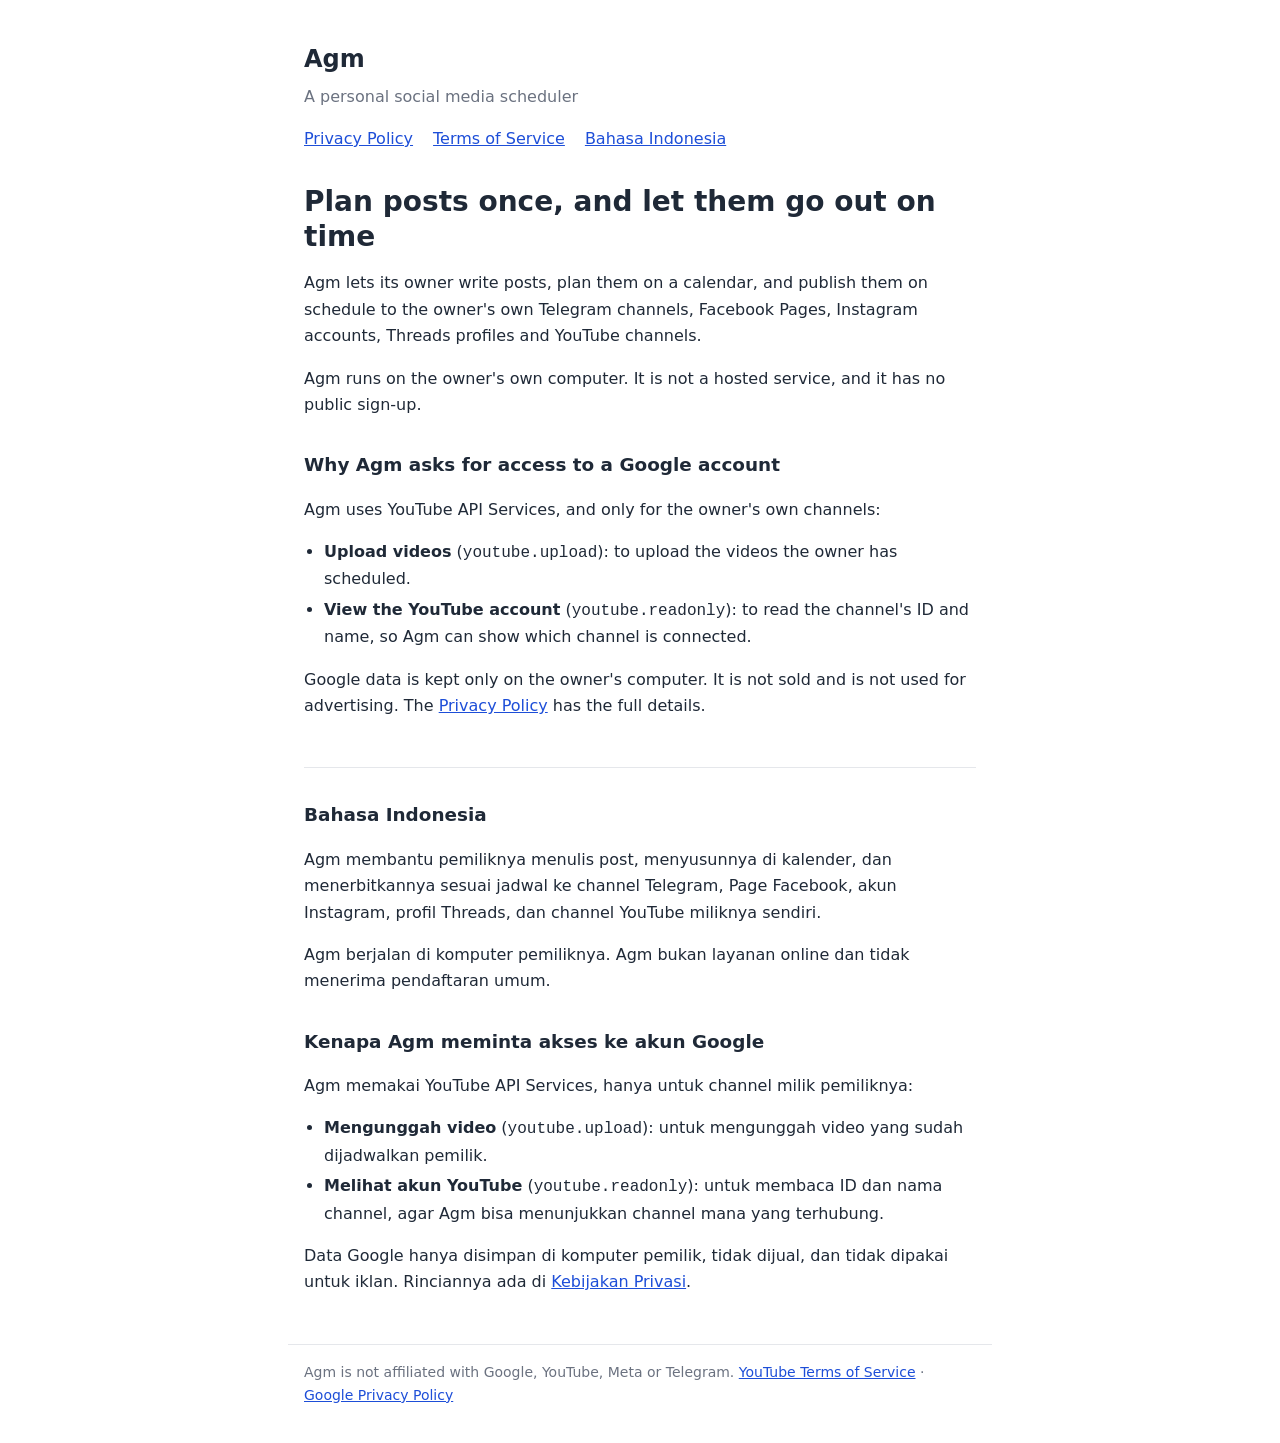
<file: index.html>
<!doctype html>
<html lang="en">
<head>
  <meta charset="utf-8">
  <meta name="viewport" content="width=device-width, initial-scale=1">
  <title>Agm - personal social media scheduler</title>
  <meta name="description" content="Agm is a personal social media scheduler that runs on its owner's own computer.">
  <link rel="stylesheet" href="style.css">
</head>
<body>
  <header>
    <a class="brand" href="./">Agm</a>
    <p class="tagline">A personal social media scheduler</p>
    <nav>
      <a href="privacy.html">Privacy Policy</a>
      <a href="terms.html">Terms of Service</a>
      <a href="#id">Bahasa Indonesia</a>
    </nav>
  </header>

  <main>
    <h1>Plan posts once, and let them go out on time</h1>
    <p>Agm lets its owner write posts, plan them on a calendar, and publish them on schedule to the owner's own Telegram channels, Facebook Pages, Instagram accounts, Threads profiles and YouTube channels.</p>
    <p>Agm runs on the owner's own computer. It is not a hosted service, and it has no public sign-up.</p>

    <h2>Why Agm asks for access to a Google account</h2>
    <p>Agm uses YouTube API Services, and only for the owner's own channels:</p>
    <ul>
      <li><strong>Upload videos</strong> (<code>youtube.upload</code>): to upload the videos the owner has scheduled.</li>
      <li><strong>View the YouTube account</strong> (<code>youtube.readonly</code>): to read the channel's ID and name, so Agm can show which channel is connected.</li>
    </ul>
    <p>Google data is kept only on the owner's computer. It is not sold and is not used for advertising. The <a href="privacy.html">Privacy Policy</a> has the full details.</p>

    <section class="lang" id="id" lang="id">
      <h2>Bahasa Indonesia</h2>
      <p>Agm membantu pemiliknya menulis post, menyusunnya di kalender, dan menerbitkannya sesuai jadwal ke channel Telegram, Page Facebook, akun Instagram, profil Threads, dan channel YouTube miliknya sendiri.</p>
      <p>Agm berjalan di komputer pemiliknya. Agm bukan layanan online dan tidak menerima pendaftaran umum.</p>
      <h2>Kenapa Agm meminta akses ke akun Google</h2>
      <p>Agm memakai YouTube API Services, hanya untuk channel milik pemiliknya:</p>
      <ul>
        <li><strong>Mengunggah video</strong> (<code>youtube.upload</code>): untuk mengunggah video yang sudah dijadwalkan pemilik.</li>
        <li><strong>Melihat akun YouTube</strong> (<code>youtube.readonly</code>): untuk membaca ID dan nama channel, agar Agm bisa menunjukkan channel mana yang terhubung.</li>
      </ul>
      <p>Data Google hanya disimpan di komputer pemilik, tidak dijual, dan tidak dipakai untuk iklan. Rinciannya ada di <a href="privacy.html#id">Kebijakan Privasi</a>.</p>
    </section>
  </main>

  <footer>
    Agm is not affiliated with Google, YouTube, Meta or Telegram.
    <a href="https://www.youtube.com/t/terms">YouTube Terms of Service</a> &middot;
    <a href="https://www.google.com/policies/privacy">Google Privacy Policy</a>
  </footer>
</body>
</html>
</file>
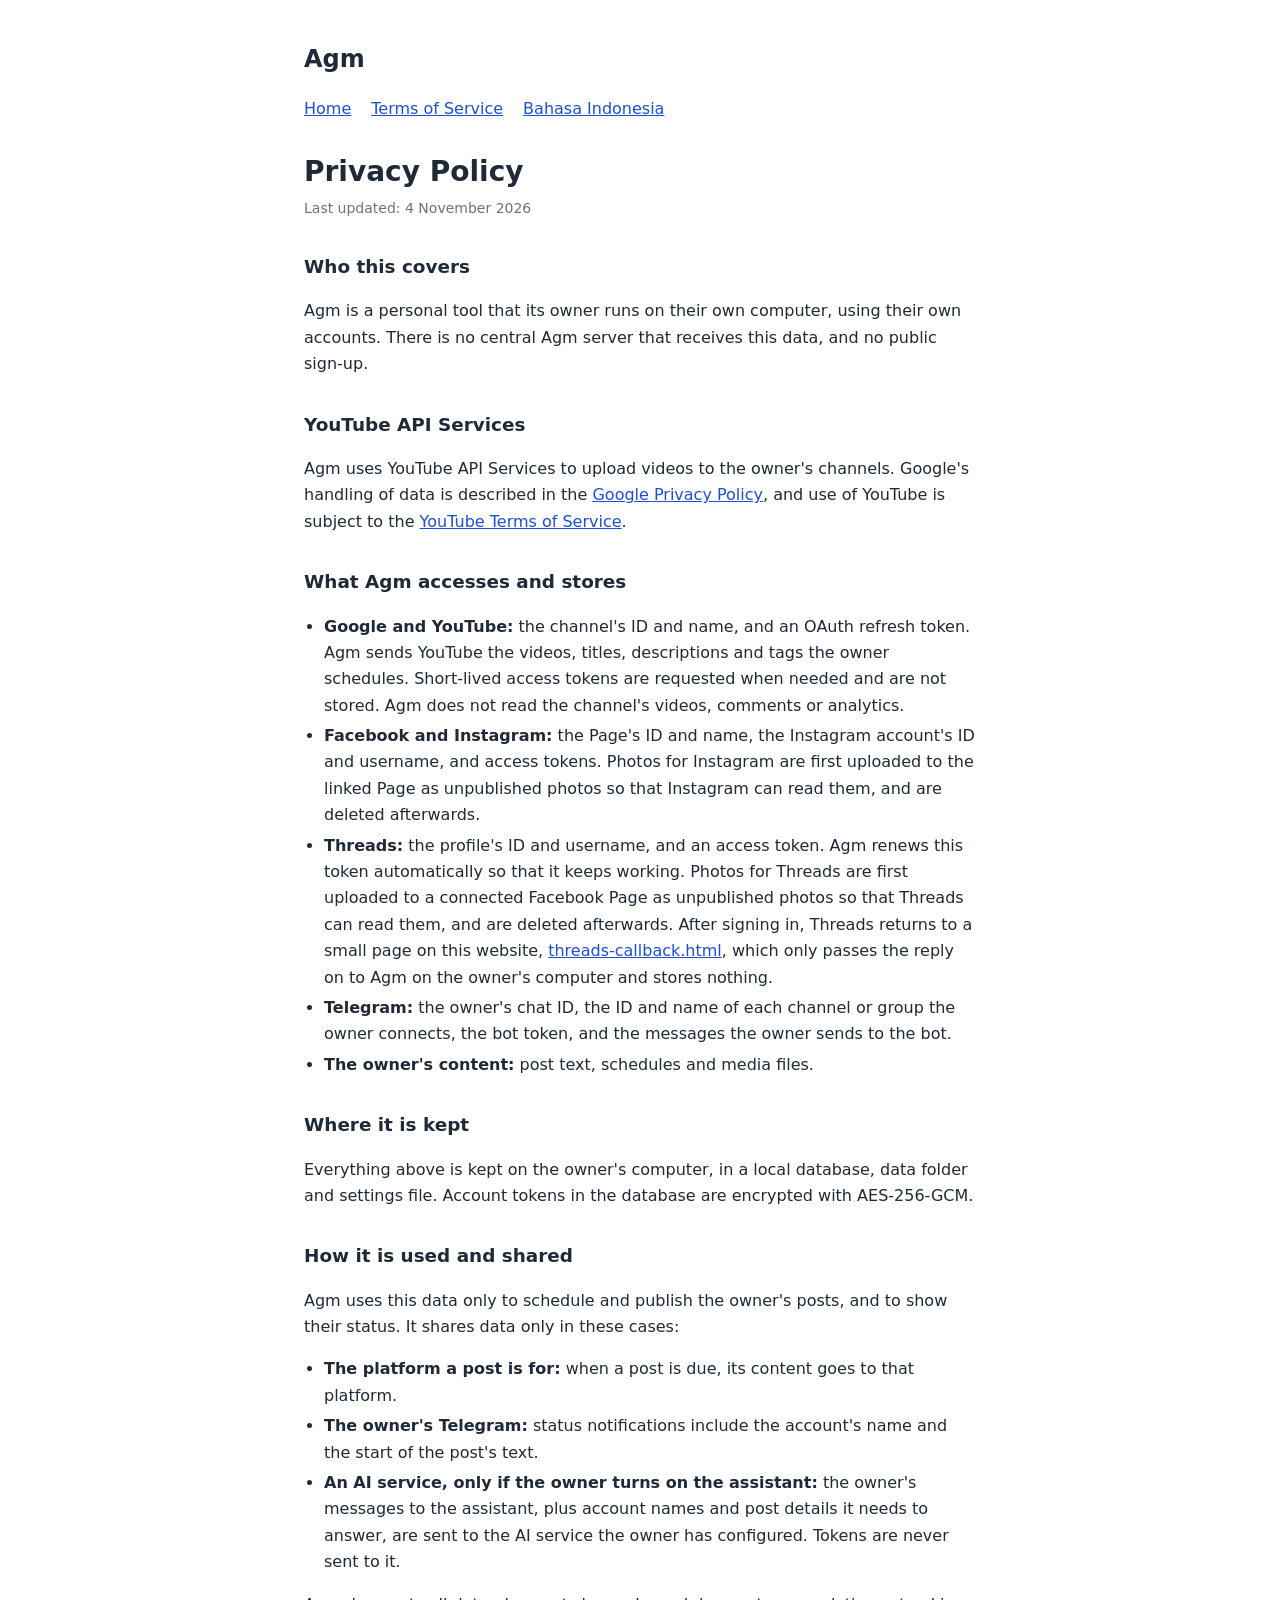
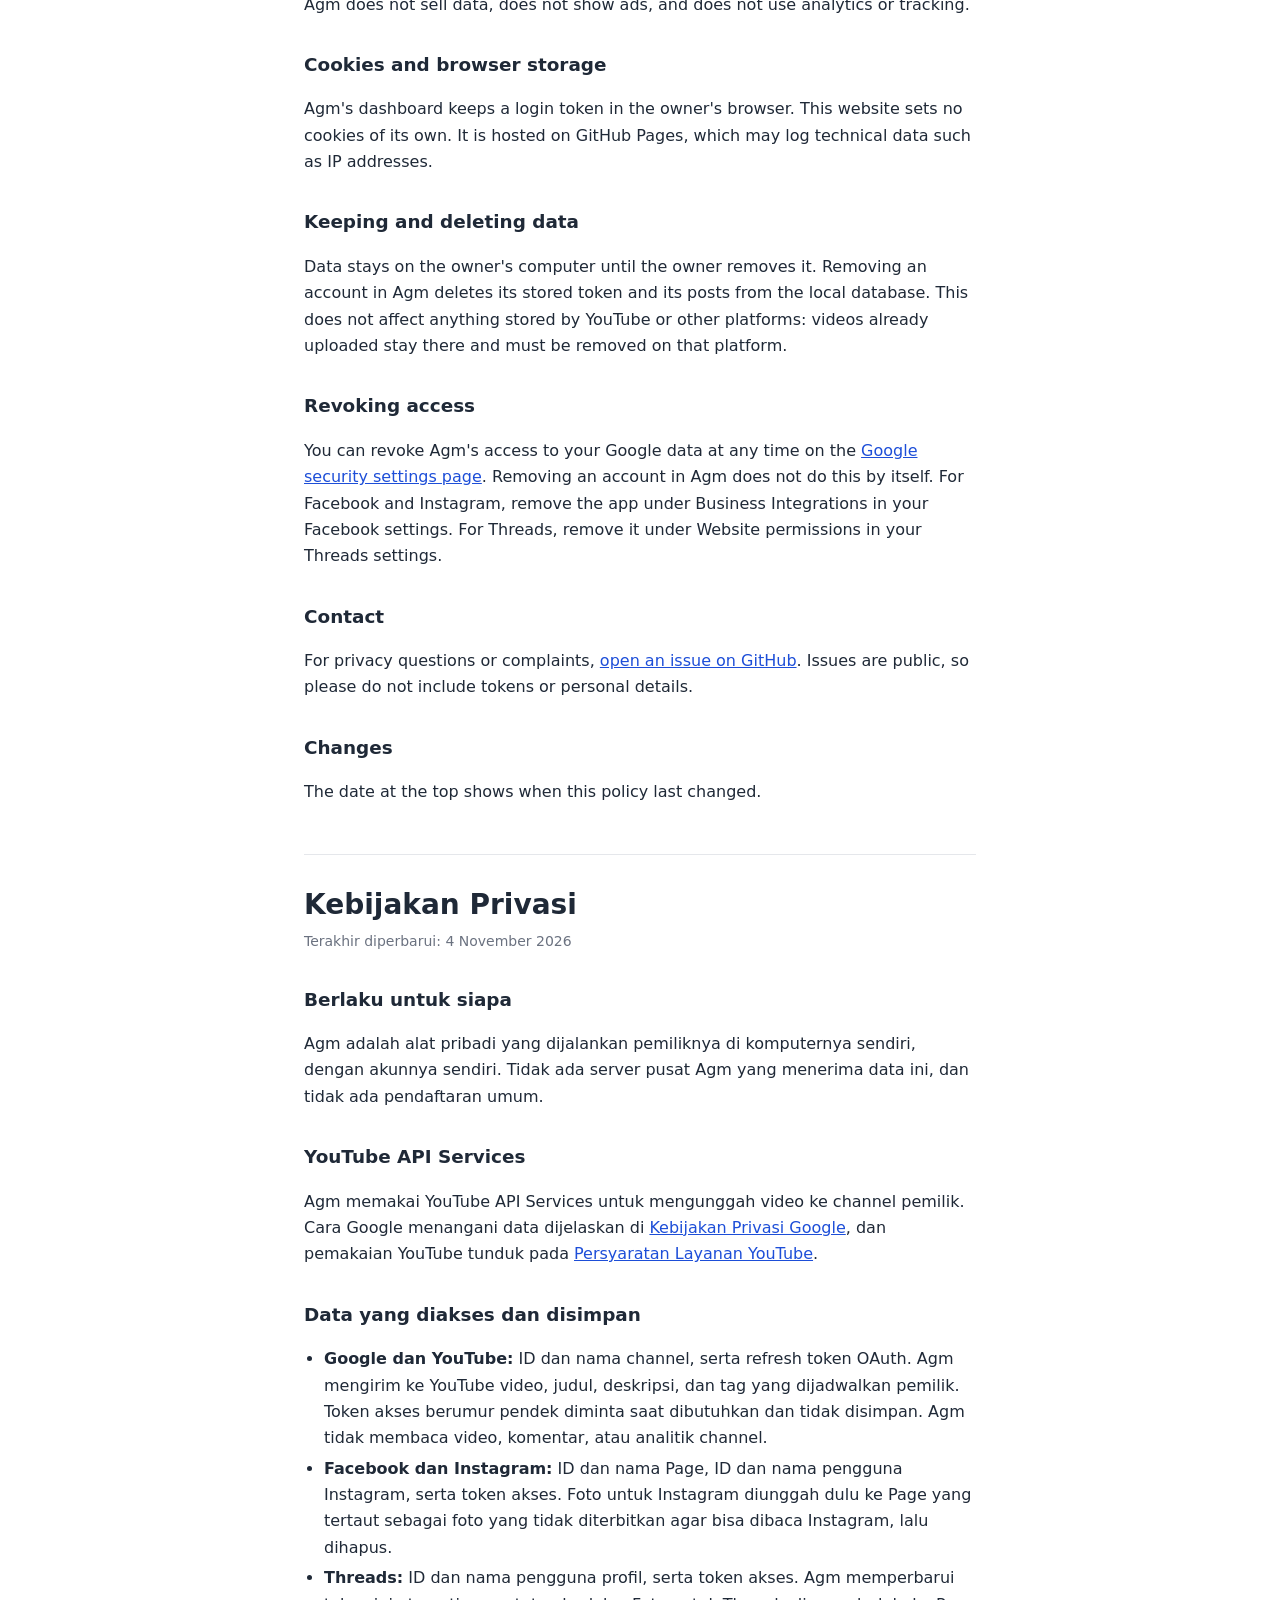
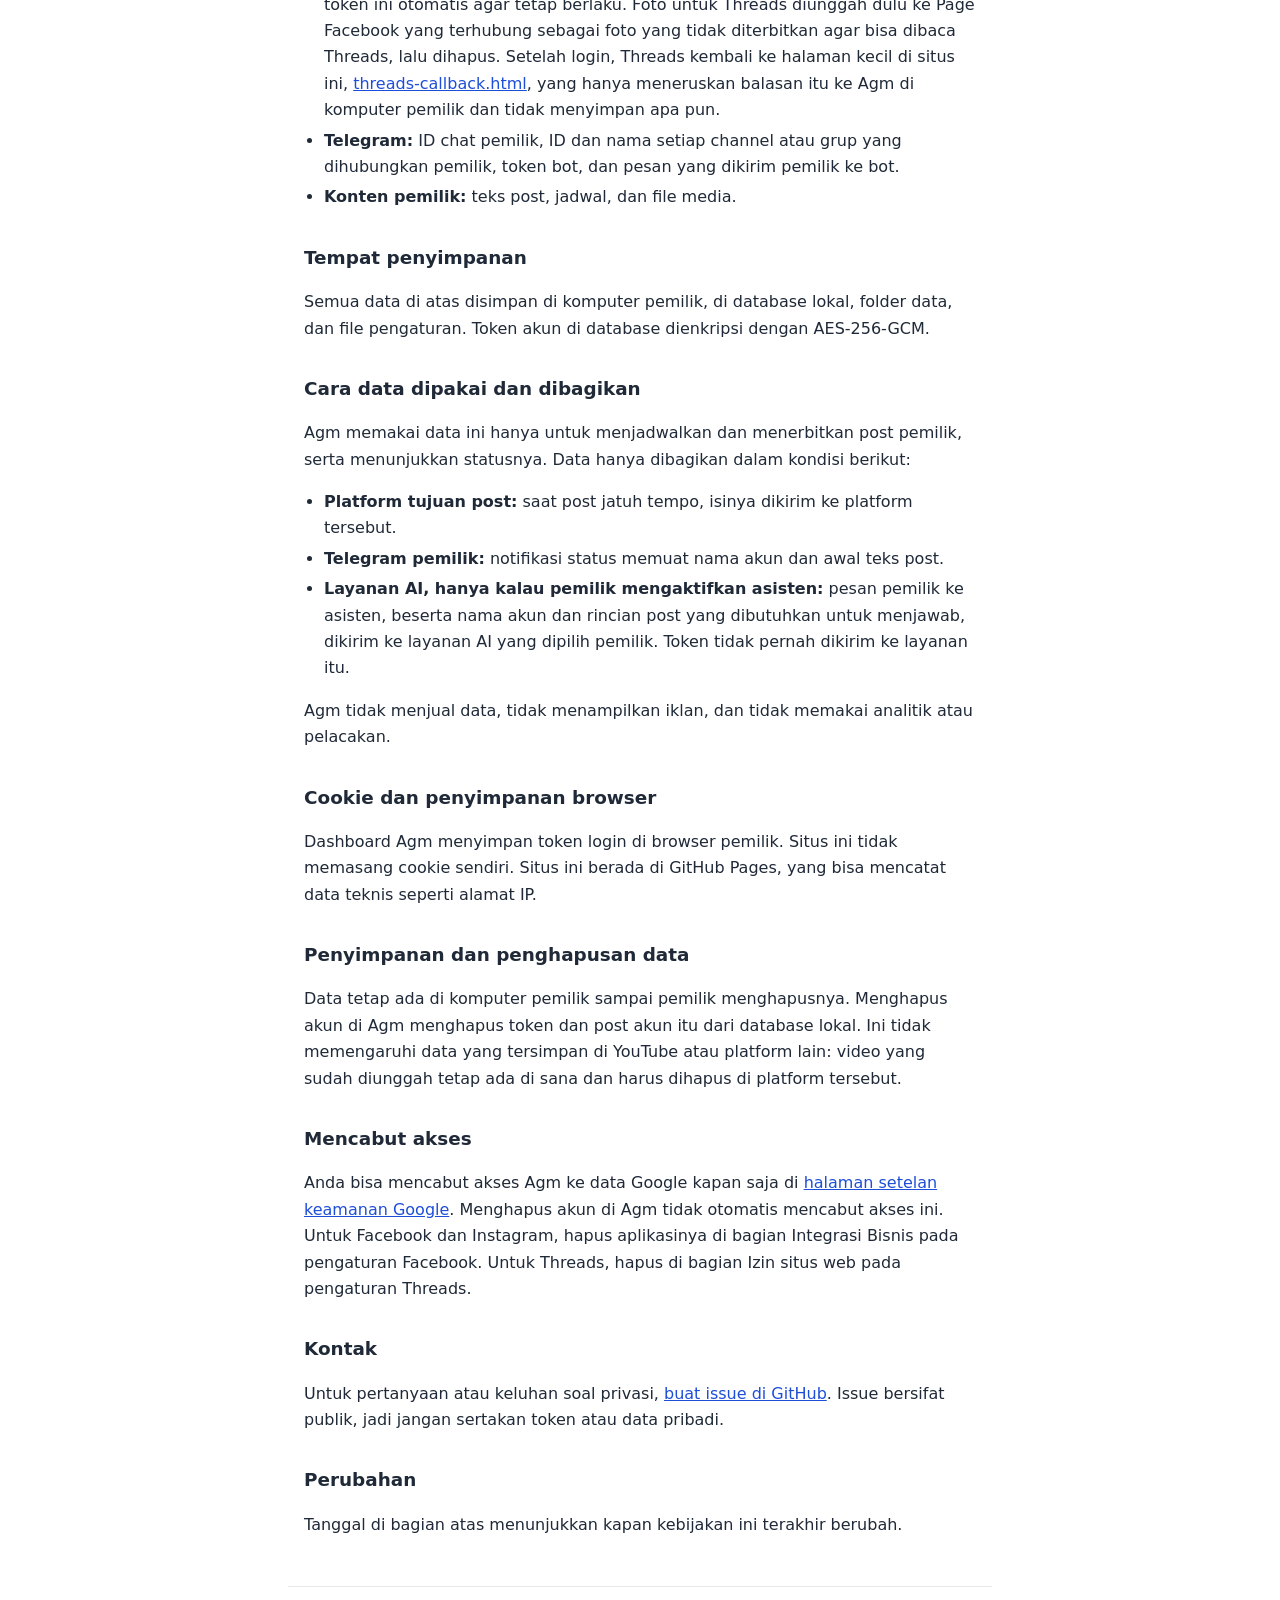
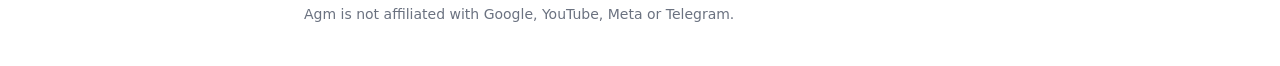
<file: privacy.html>
<!doctype html>
<html lang="en">
<head>
  <meta charset="utf-8">
  <meta name="viewport" content="width=device-width, initial-scale=1">
  <title>Privacy Policy - Agm</title>
  <meta name="description" content="How Agm accesses, stores and shares data.">
  <link rel="stylesheet" href="style.css">
</head>
<body>
  <header>
    <a class="brand" href="./">Agm</a>
    <nav>
      <a href="./">Home</a>
      <a href="terms.html">Terms of Service</a>
      <a href="#id">Bahasa Indonesia</a>
    </nav>
  </header>

  <main>
    <h1>Privacy Policy</h1>
    <p class="updated">Last updated: 4 November 2026</p>

    <h2>Who this covers</h2>
    <p>Agm is a personal tool that its owner runs on their own computer, using their own accounts. There is no central Agm server that receives this data, and no public sign-up.</p>

    <h2>YouTube API Services</h2>
    <p>Agm uses YouTube API Services to upload videos to the owner's channels. Google's handling of data is described in the <a href="https://www.google.com/policies/privacy">Google Privacy Policy</a>, and use of YouTube is subject to the <a href="https://www.youtube.com/t/terms">YouTube Terms of Service</a>.</p>

    <h2>What Agm accesses and stores</h2>
    <ul>
      <li><strong>Google and YouTube:</strong> the channel's ID and name, and an OAuth refresh token. Agm sends YouTube the videos, titles, descriptions and tags the owner schedules. Short-lived access tokens are requested when needed and are not stored. Agm does not read the channel's videos, comments or analytics.</li>
      <li><strong>Facebook and Instagram:</strong> the Page's ID and name, the Instagram account's ID and username, and access tokens. Photos for Instagram are first uploaded to the linked Page as unpublished photos so that Instagram can read them, and are deleted afterwards.</li>
      <li><strong>Threads:</strong> the profile's ID and username, and an access token. Agm renews this token automatically so that it keeps working. Photos for Threads are first uploaded to a connected Facebook Page as unpublished photos so that Threads can read them, and are deleted afterwards. After signing in, Threads returns to a small page on this website, <a href="threads-callback.html">threads-callback.html</a>, which only passes the reply on to Agm on the owner's computer and stores nothing.</li>
      <li><strong>Telegram:</strong> the owner's chat ID, the ID and name of each channel or group the owner connects, the bot token, and the messages the owner sends to the bot.</li>
      <li><strong>The owner's content:</strong> post text, schedules and media files.</li>
    </ul>

    <h2>Where it is kept</h2>
    <p>Everything above is kept on the owner's computer, in a local database, data folder and settings file. Account tokens in the database are encrypted with AES-256-GCM.</p>

    <h2>How it is used and shared</h2>
    <p>Agm uses this data only to schedule and publish the owner's posts, and to show their status. It shares data only in these cases:</p>
    <ul>
      <li><strong>The platform a post is for:</strong> when a post is due, its content goes to that platform.</li>
      <li><strong>The owner's Telegram:</strong> status notifications include the account's name and the start of the post's text.</li>
      <li><strong>An AI service, only if the owner turns on the assistant:</strong> the owner's messages to the assistant, plus account names and post details it needs to answer, are sent to the AI service the owner has configured. Tokens are never sent to it.</li>
    </ul>
    <p>Agm does not sell data, does not show ads, and does not use analytics or tracking.</p>

    <h2>Cookies and browser storage</h2>
    <p>Agm's dashboard keeps a login token in the owner's browser. This website sets no cookies of its own. It is hosted on GitHub Pages, which may log technical data such as IP addresses.</p>

    <h2>Keeping and deleting data</h2>
    <p>Data stays on the owner's computer until the owner removes it. Removing an account in Agm deletes its stored token and its posts from the local database. This does not affect anything stored by YouTube or other platforms: videos already uploaded stay there and must be removed on that platform.</p>

    <h2>Revoking access</h2>
    <p>You can revoke Agm's access to your Google data at any time on the <a href="https://security.google.com/settings/security/permissions">Google security settings page</a>. Removing an account in Agm does not do this by itself. For Facebook and Instagram, remove the app under Business Integrations in your Facebook settings. For Threads, remove it under Website permissions in your Threads settings.</p>

    <h2>Contact</h2>
    <p>For privacy questions or complaints, <a href="https://github.com/dadisp/dadisp.github.io/issues">open an issue on GitHub</a>. Issues are public, so please do not include tokens or personal details.</p>

    <h2>Changes</h2>
    <p>The date at the top shows when this policy last changed.</p>

    <section class="lang" id="id" lang="id">
      <h1>Kebijakan Privasi</h1>
      <p class="updated">Terakhir diperbarui: 4 November 2026</p>

      <h2>Berlaku untuk siapa</h2>
      <p>Agm adalah alat pribadi yang dijalankan pemiliknya di komputernya sendiri, dengan akunnya sendiri. Tidak ada server pusat Agm yang menerima data ini, dan tidak ada pendaftaran umum.</p>

      <h2>YouTube API Services</h2>
      <p>Agm memakai YouTube API Services untuk mengunggah video ke channel pemilik. Cara Google menangani data dijelaskan di <a href="https://www.google.com/policies/privacy">Kebijakan Privasi Google</a>, dan pemakaian YouTube tunduk pada <a href="https://www.youtube.com/t/terms">Persyaratan Layanan YouTube</a>.</p>

      <h2>Data yang diakses dan disimpan</h2>
      <ul>
        <li><strong>Google dan YouTube:</strong> ID dan nama channel, serta refresh token OAuth. Agm mengirim ke YouTube video, judul, deskripsi, dan tag yang dijadwalkan pemilik. Token akses berumur pendek diminta saat dibutuhkan dan tidak disimpan. Agm tidak membaca video, komentar, atau analitik channel.</li>
        <li><strong>Facebook dan Instagram:</strong> ID dan nama Page, ID dan nama pengguna Instagram, serta token akses. Foto untuk Instagram diunggah dulu ke Page yang tertaut sebagai foto yang tidak diterbitkan agar bisa dibaca Instagram, lalu dihapus.</li>
        <li><strong>Threads:</strong> ID dan nama pengguna profil, serta token akses. Agm memperbarui token ini otomatis agar tetap berlaku. Foto untuk Threads diunggah dulu ke Page Facebook yang terhubung sebagai foto yang tidak diterbitkan agar bisa dibaca Threads, lalu dihapus. Setelah login, Threads kembali ke halaman kecil di situs ini, <a href="threads-callback.html">threads-callback.html</a>, yang hanya meneruskan balasan itu ke Agm di komputer pemilik dan tidak menyimpan apa pun.</li>
        <li><strong>Telegram:</strong> ID chat pemilik, ID dan nama setiap channel atau grup yang dihubungkan pemilik, token bot, dan pesan yang dikirim pemilik ke bot.</li>
        <li><strong>Konten pemilik:</strong> teks post, jadwal, dan file media.</li>
      </ul>

      <h2>Tempat penyimpanan</h2>
      <p>Semua data di atas disimpan di komputer pemilik, di database lokal, folder data, dan file pengaturan. Token akun di database dienkripsi dengan AES-256-GCM.</p>

      <h2>Cara data dipakai dan dibagikan</h2>
      <p>Agm memakai data ini hanya untuk menjadwalkan dan menerbitkan post pemilik, serta menunjukkan statusnya. Data hanya dibagikan dalam kondisi berikut:</p>
      <ul>
        <li><strong>Platform tujuan post:</strong> saat post jatuh tempo, isinya dikirim ke platform tersebut.</li>
        <li><strong>Telegram pemilik:</strong> notifikasi status memuat nama akun dan awal teks post.</li>
        <li><strong>Layanan AI, hanya kalau pemilik mengaktifkan asisten:</strong> pesan pemilik ke asisten, beserta nama akun dan rincian post yang dibutuhkan untuk menjawab, dikirim ke layanan AI yang dipilih pemilik. Token tidak pernah dikirim ke layanan itu.</li>
      </ul>
      <p>Agm tidak menjual data, tidak menampilkan iklan, dan tidak memakai analitik atau pelacakan.</p>

      <h2>Cookie dan penyimpanan browser</h2>
      <p>Dashboard Agm menyimpan token login di browser pemilik. Situs ini tidak memasang cookie sendiri. Situs ini berada di GitHub Pages, yang bisa mencatat data teknis seperti alamat IP.</p>

      <h2>Penyimpanan dan penghapusan data</h2>
      <p>Data tetap ada di komputer pemilik sampai pemilik menghapusnya. Menghapus akun di Agm menghapus token dan post akun itu dari database lokal. Ini tidak memengaruhi data yang tersimpan di YouTube atau platform lain: video yang sudah diunggah tetap ada di sana dan harus dihapus di platform tersebut.</p>

      <h2>Mencabut akses</h2>
      <p>Anda bisa mencabut akses Agm ke data Google kapan saja di <a href="https://security.google.com/settings/security/permissions">halaman setelan keamanan Google</a>. Menghapus akun di Agm tidak otomatis mencabut akses ini. Untuk Facebook dan Instagram, hapus aplikasinya di bagian Integrasi Bisnis pada pengaturan Facebook. Untuk Threads, hapus di bagian Izin situs web pada pengaturan Threads.</p>

      <h2>Kontak</h2>
      <p>Untuk pertanyaan atau keluhan soal privasi, <a href="https://github.com/dadisp/dadisp.github.io/issues">buat issue di GitHub</a>. Issue bersifat publik, jadi jangan sertakan token atau data pribadi.</p>

      <h2>Perubahan</h2>
      <p>Tanggal di bagian atas menunjukkan kapan kebijakan ini terakhir berubah.</p>
    </section>
  </main>

  <footer>
    Agm is not affiliated with Google, YouTube, Meta or Telegram.
  </footer>
</body>
</html>
</file>
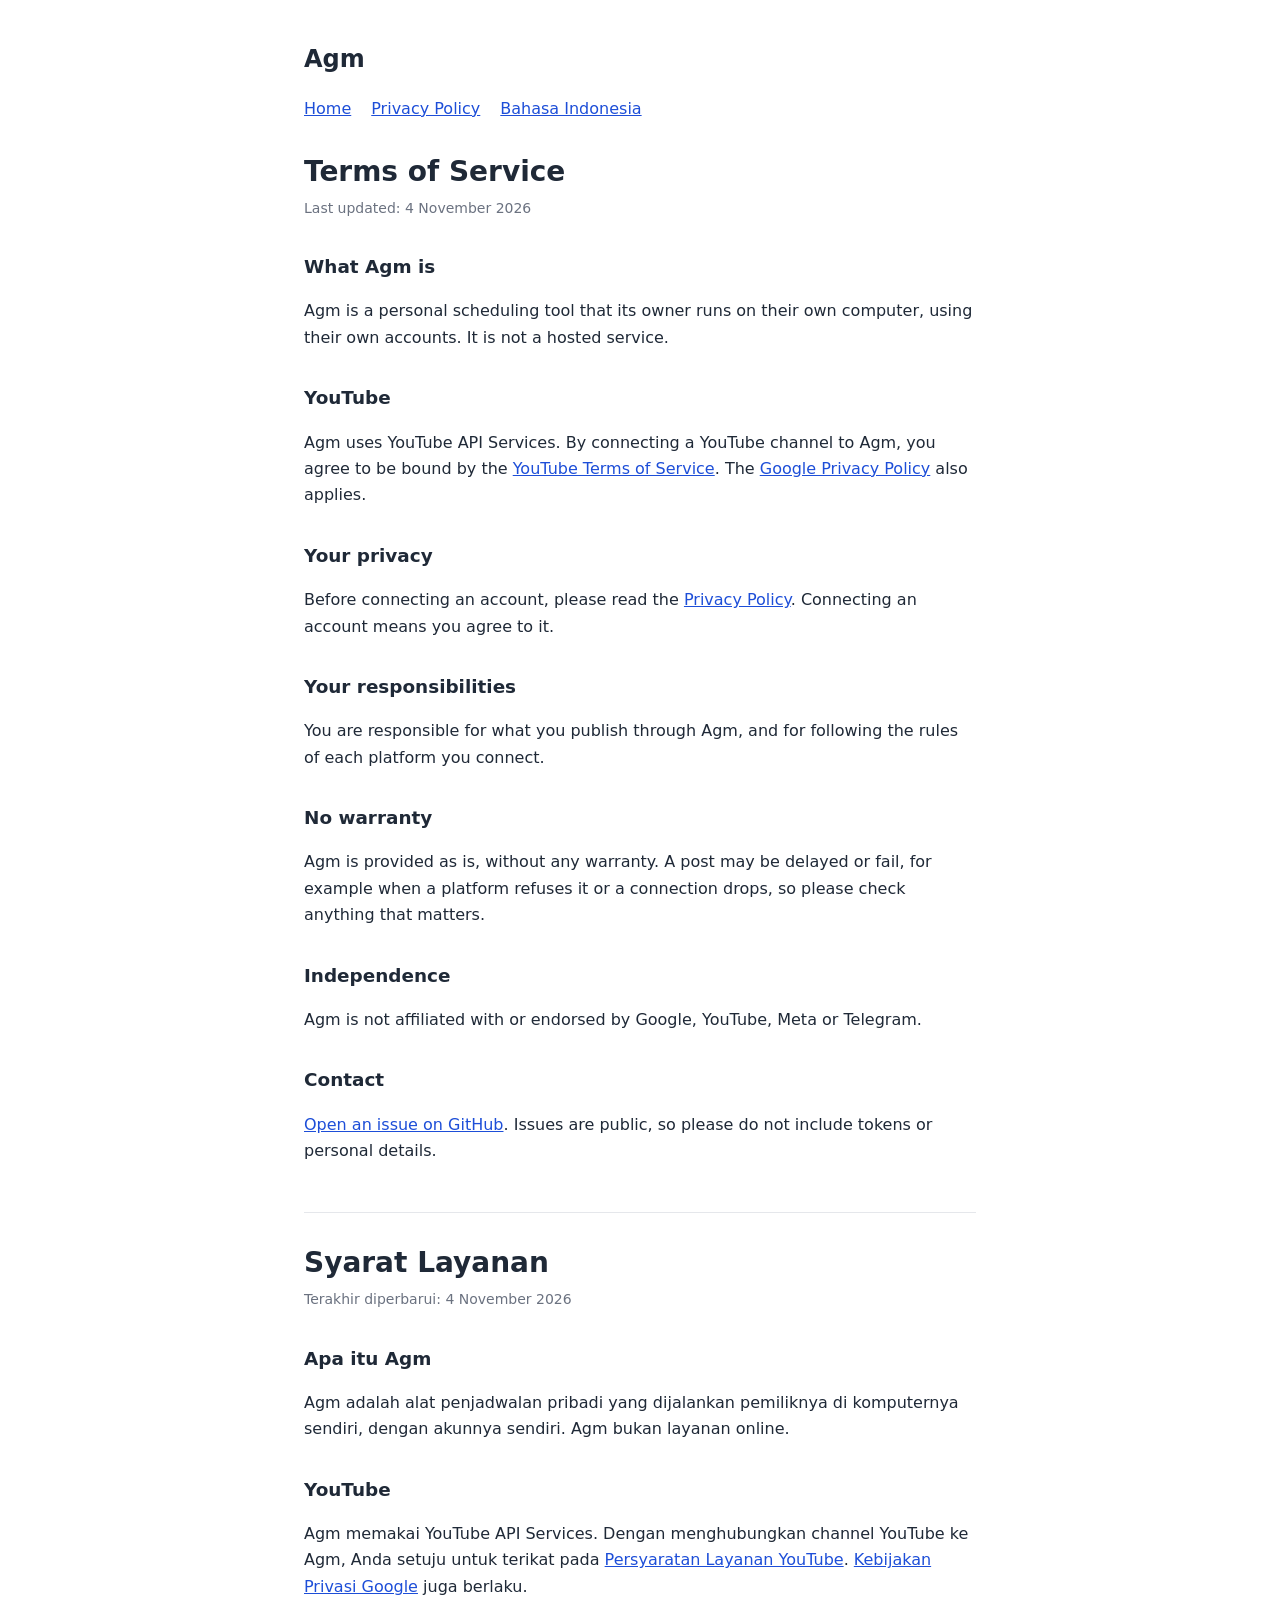
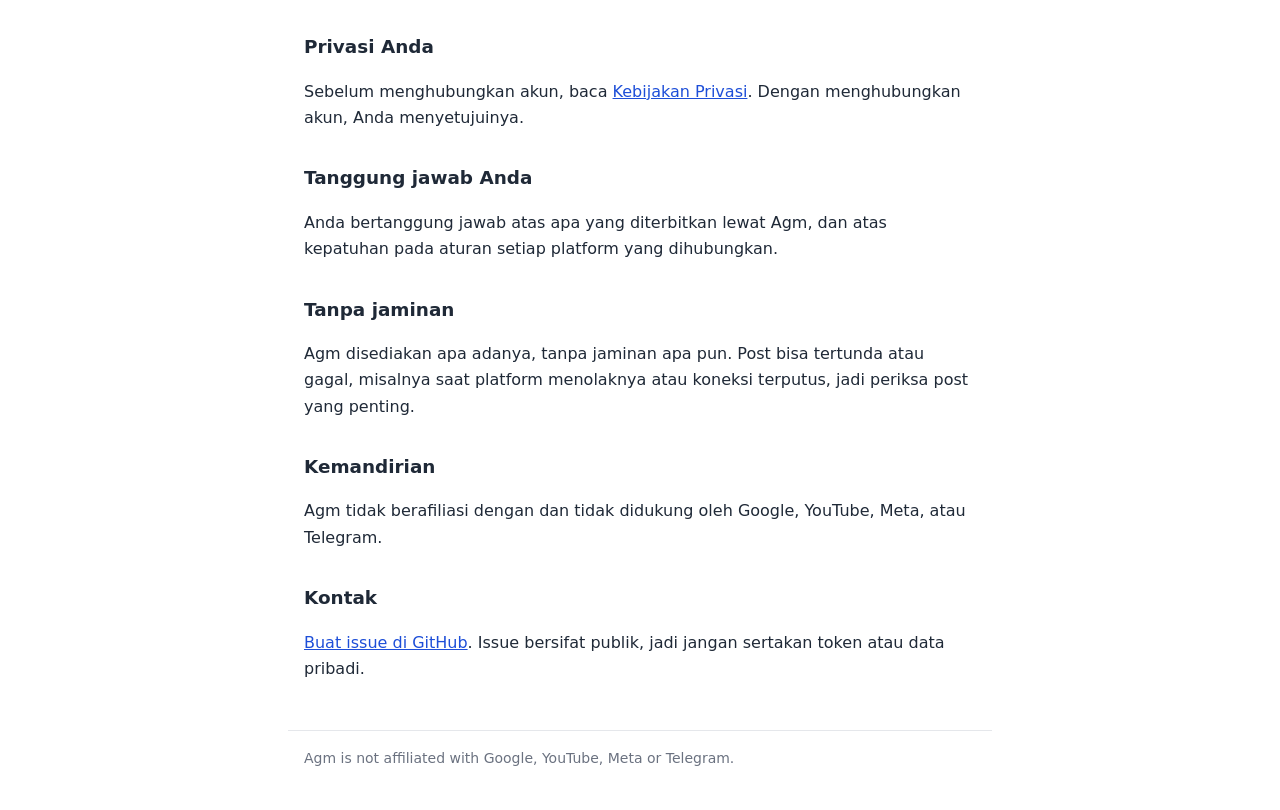
<file: terms.html>
<!doctype html>
<html lang="en">
<head>
  <meta charset="utf-8">
  <meta name="viewport" content="width=device-width, initial-scale=1">
  <title>Terms of Service - Agm</title>
  <meta name="description" content="The terms for using Agm.">
  <link rel="stylesheet" href="style.css">
</head>
<body>
  <header>
    <a class="brand" href="./">Agm</a>
    <nav>
      <a href="./">Home</a>
      <a href="privacy.html">Privacy Policy</a>
      <a href="#id">Bahasa Indonesia</a>
    </nav>
  </header>

  <main>
    <h1>Terms of Service</h1>
    <p class="updated">Last updated: 4 November 2026</p>

    <h2>What Agm is</h2>
    <p>Agm is a personal scheduling tool that its owner runs on their own computer, using their own accounts. It is not a hosted service.</p>

    <h2>YouTube</h2>
    <p>Agm uses YouTube API Services. By connecting a YouTube channel to Agm, you agree to be bound by the <a href="https://www.youtube.com/t/terms">YouTube Terms of Service</a>. The <a href="https://www.google.com/policies/privacy">Google Privacy Policy</a> also applies.</p>

    <h2>Your privacy</h2>
    <p>Before connecting an account, please read the <a href="privacy.html">Privacy Policy</a>. Connecting an account means you agree to it.</p>

    <h2>Your responsibilities</h2>
    <p>You are responsible for what you publish through Agm, and for following the rules of each platform you connect.</p>

    <h2>No warranty</h2>
    <p>Agm is provided as is, without any warranty. A post may be delayed or fail, for example when a platform refuses it or a connection drops, so please check anything that matters.</p>

    <h2>Independence</h2>
    <p>Agm is not affiliated with or endorsed by Google, YouTube, Meta or Telegram.</p>

    <h2>Contact</h2>
    <p><a href="https://github.com/dadisp/dadisp.github.io/issues">Open an issue on GitHub</a>. Issues are public, so please do not include tokens or personal details.</p>

    <section class="lang" id="id" lang="id">
      <h1>Syarat Layanan</h1>
      <p class="updated">Terakhir diperbarui: 4 November 2026</p>

      <h2>Apa itu Agm</h2>
      <p>Agm adalah alat penjadwalan pribadi yang dijalankan pemiliknya di komputernya sendiri, dengan akunnya sendiri. Agm bukan layanan online.</p>

      <h2>YouTube</h2>
      <p>Agm memakai YouTube API Services. Dengan menghubungkan channel YouTube ke Agm, Anda setuju untuk terikat pada <a href="https://www.youtube.com/t/terms">Persyaratan Layanan YouTube</a>. <a href="https://www.google.com/policies/privacy">Kebijakan Privasi Google</a> juga berlaku.</p>

      <h2>Privasi Anda</h2>
      <p>Sebelum menghubungkan akun, baca <a href="privacy.html#id">Kebijakan Privasi</a>. Dengan menghubungkan akun, Anda menyetujuinya.</p>

      <h2>Tanggung jawab Anda</h2>
      <p>Anda bertanggung jawab atas apa yang diterbitkan lewat Agm, dan atas kepatuhan pada aturan setiap platform yang dihubungkan.</p>

      <h2>Tanpa jaminan</h2>
      <p>Agm disediakan apa adanya, tanpa jaminan apa pun. Post bisa tertunda atau gagal, misalnya saat platform menolaknya atau koneksi terputus, jadi periksa post yang penting.</p>

      <h2>Kemandirian</h2>
      <p>Agm tidak berafiliasi dengan dan tidak didukung oleh Google, YouTube, Meta, atau Telegram.</p>

      <h2>Kontak</h2>
      <p><a href="https://github.com/dadisp/dadisp.github.io/issues">Buat issue di GitHub</a>. Issue bersifat publik, jadi jangan sertakan token atau data pribadi.</p>
    </section>
  </main>

  <footer>
    Agm is not affiliated with Google, YouTube, Meta or Telegram.
  </footer>
</body>
</html>
</file>
<file: style.css>
:root {
  color-scheme: light dark;
  --bg: #ffffff;
  --text: #1f2937;
  --muted: #6b7280;
  --line: #e5e7eb;
  --accent: #1d4ed8;
}

@media (prefers-color-scheme: dark) {
  :root {
    --bg: #111827;
    --text: #e5e7eb;
    --muted: #9ca3af;
    --line: #374151;
    --accent: #93c5fd;
  }
}

* { box-sizing: border-box; }

body {
  margin: 0;
  background: var(--bg);
  color: var(--text);
  font: 16px/1.65 system-ui, -apple-system, "Segoe UI", Roboto, sans-serif;
}

main, header, footer {
  max-width: 44rem;
  margin: 0 auto;
  padding: 0 16px;
}

header { padding-top: 2.5rem; }

.brand {
  color: var(--text);
  font-size: 1.5rem;
  font-weight: 700;
  text-decoration: none;
}

.tagline { margin: 0.25rem 0 0; color: var(--muted); }

nav { margin-top: 1rem; display: flex; flex-wrap: wrap; gap: 0.25rem 1.25rem; }

h1 { font-size: 1.75rem; line-height: 1.25; margin: 2rem 0 0.5rem; }
h2 { font-size: 1.15rem; margin: 2rem 0 0.5rem; }

.updated { color: var(--muted); font-size: 0.875rem; margin: 0; }

.lang {
  border-top: 1px solid var(--line);
  margin-top: 3rem;
}

a { color: var(--accent); overflow-wrap: anywhere; }

ul { padding-left: 1.25rem; }
li { margin: 0.25rem 0; }

footer {
  border-top: 1px solid var(--line);
  margin-top: 3rem;
  padding-top: 1rem;
  padding-bottom: 2.5rem;
  color: var(--muted);
  font-size: 0.875rem;
}
</file>
